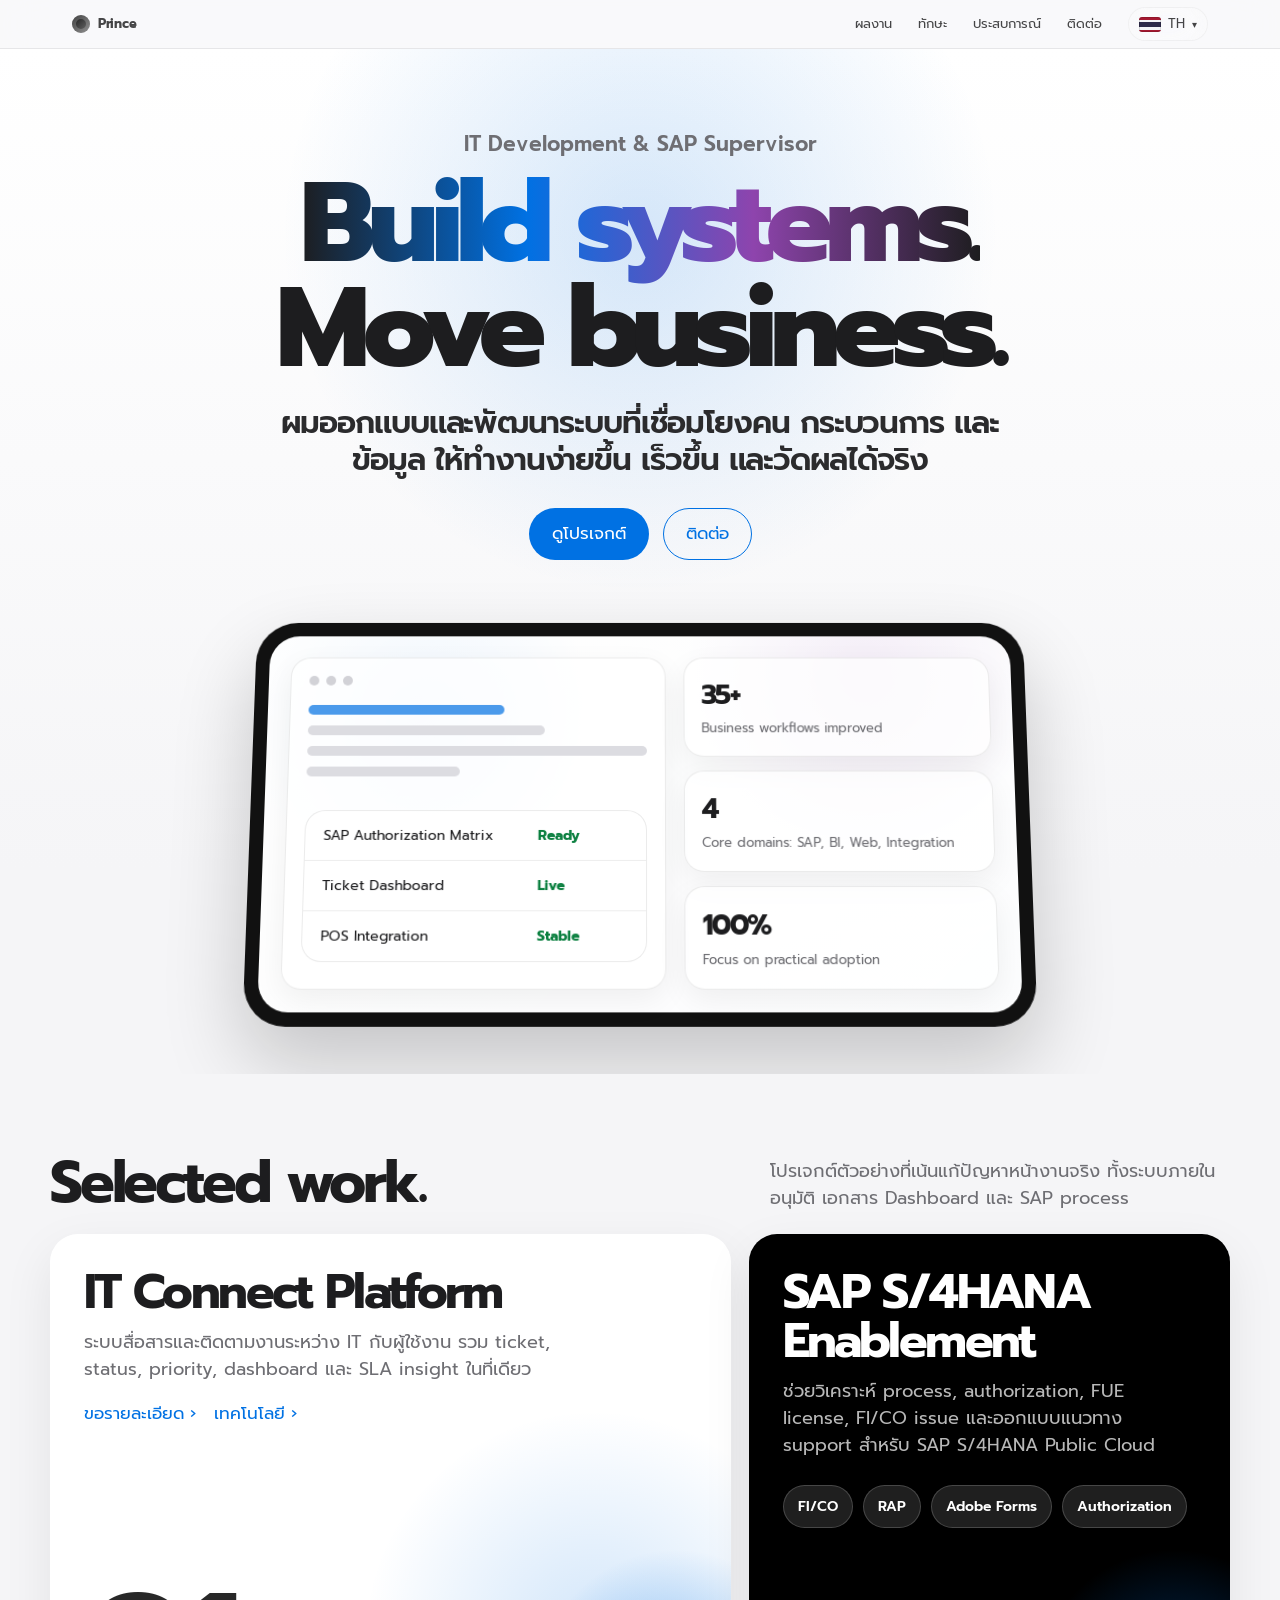
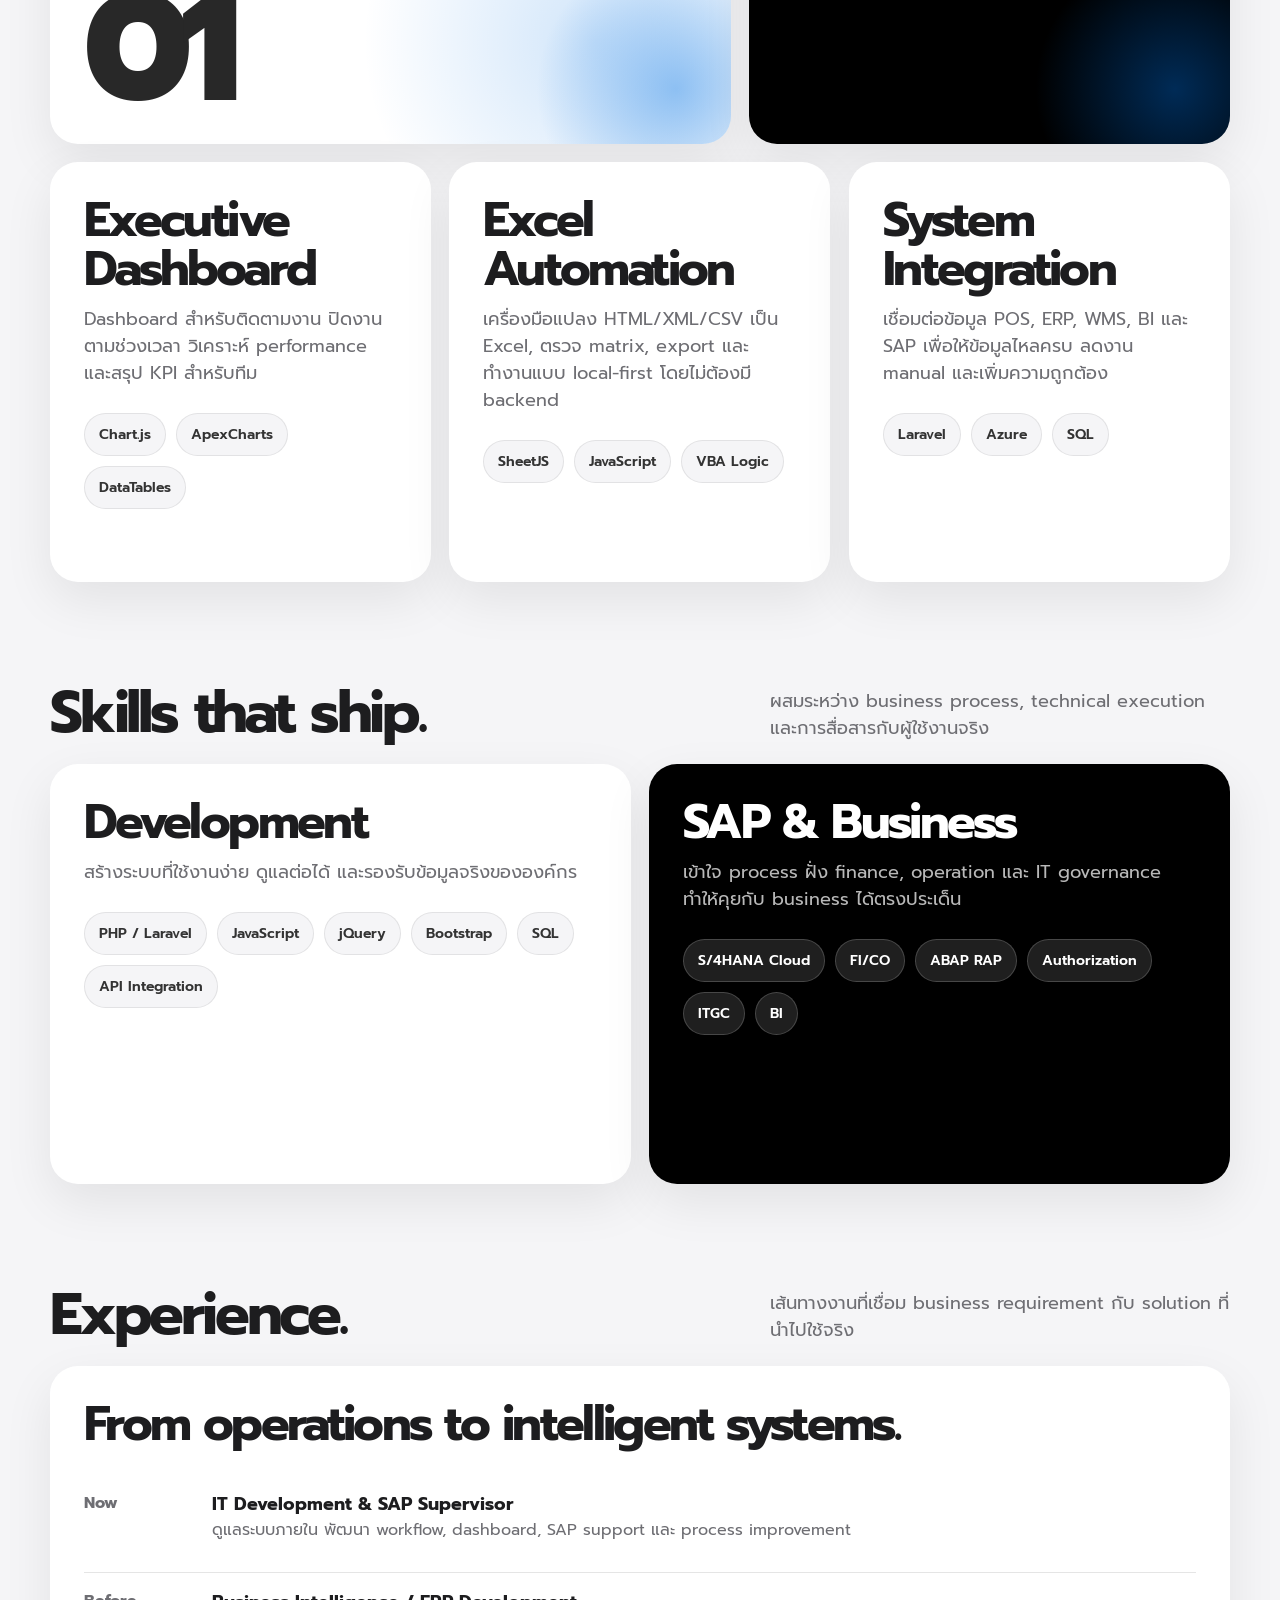
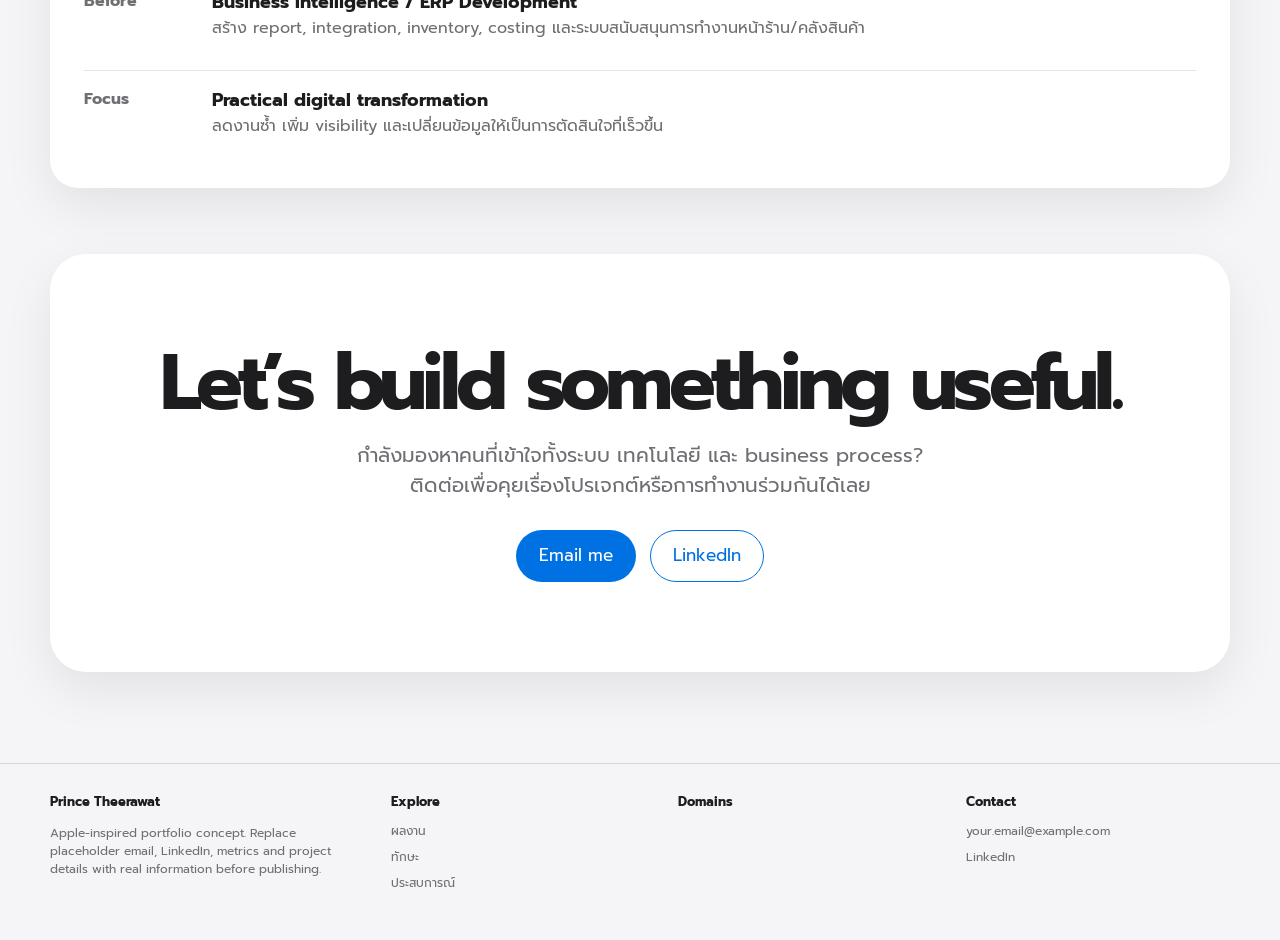
<file: index.html>
<!doctype html>
<html lang="th">

<head>
  <meta charset="utf-8" />
  <meta name="viewport" content="width=device-width, initial-scale=1" />
  <title>Prince Theerawat — Portfolio</title>
  <meta name="description" content="Apple-inspired personal portfolio website for IT Development & SAP Supervisor." />
  <link rel="preconnect" href="https://fonts.googleapis.com">
  <link rel="preconnect" href="https://fonts.gstatic.com" crossorigin>
  <link
    href="https://fonts.googleapis.com/css2?family=Prompt:ital,wght@0,100;0,200;0,300;0,400;0,500;0,600;0,700;0,800;0,900;1,100;1,200;1,300;1,400;1,500;1,600;1,700;1,800;1,900&display=swap"
    rel="stylesheet">
  <link rel="stylesheet" href="./CSS/style.css" />
</head>

<body>
  <header class="topbar">
    <nav class="nav" aria-label="Main navigation">
      <a class="brand" href="#top" aria-label="Home"><span class="brand-mark"></span> Prince</a>
      <button class="menu-button" id="menuButton" aria-label="Open menu">☰</button>
      <div class="nav-links" id="navLinks">
        <a href="#work">ผลงาน</a>
        <a href="#skills">ทักษะ</a>
        <a href="#experience">ประสบการณ์</a>
        <a href="#contact">ติดต่อ</a>
        <div class="language-menu" id="languageMenu">
          <button class="language-button" id="languageButton" type="button" aria-haspopup="true" aria-expanded="false">
            <span class="language-flag flag-icon flag-th" id="languageFlag" aria-hidden="true"></span>
            <span id="languageLabel">TH</span>
            <span class="language-chevron" aria-hidden="true">▾</span>
          </button>
          <div class="language-options" id="languageOptions" role="menu" aria-label="Choose language">
            <button type="button" class="language-option active" data-lang="th" role="menuitem">
              <span class="flag-icon flag-th" aria-hidden="true"></span>
              <span>TH</span>
            </button>
            <button type="button" class="language-option" data-lang="en" role="menuitem">
              <span class="flag-icon flag-us" aria-hidden="true"></span>
              <span>EN</span>
            </button>
          </div>
        </div>
      </div>
    </nav>
  </header>

  <!-- <div class="announcement">
    Portfolio แนว clean, premium, responsive — ออกแบบสำหรับ IT Development, SAP และ Business Systems. <a
      href="#work">ดูผลงาน ›</a>
  </div> -->

  <main id="top">
    <section class="hero" aria-labelledby="hero-title">
      <div class="hero-inner">
        <div class="eyebrow">IT Development & SAP Supervisor</div>
        <h1 id="hero-title"><span class="gradient-text">Build systems.</span><br>Move business.</h1>
        <p class="hero-copy">ผมออกแบบและพัฒนาระบบที่เชื่อมโยงคน กระบวนการ และข้อมูล ให้ทำงานง่ายขึ้น เร็วขึ้น
          และวัดผลได้จริง</p>
        <div class="cta-row">
          <a class="btn btn-primary" href="#work">ดูโปรเจกต์</a>
          <a class="btn btn-secondary" href="#contact">ติดต่อ</a>
        </div>

        <div class="device-stage" aria-hidden="true">
          <div class="device-screen">
            <div class="mini-window">
              <div class="dots"><span></span><span></span><span></span></div>
              <div class="mini-line blue"></div>
              <div class="mini-line w70"></div>
              <div class="mini-line"></div>
              <div class="mini-line w45"></div>
              <div class="mock-table">
                <div class="mock-row"><span>SAP Authorization Matrix</span><span class="status">Ready</span></div>
                <div class="mock-row"><span>Ticket Dashboard</span><span class="status">Live</span></div>
                <div class="mock-row"><span>POS Integration</span><span class="status">Stable</span></div>
              </div>
            </div>
            <div class="mini-grid">
              <div class="mini-card"><strong>35+</strong><span>Business workflows improved</span></div>
              <div class="mini-card"><strong>4</strong><span>Core domains: SAP, BI, Web, Integration</span></div>
              <div class="mini-card"><strong>100%</strong><span>Focus on practical adoption</span></div>
            </div>
          </div>
        </div>
      </div>
    </section>

    <section id="work">
      <div class="section-head">
        <h2>Selected work.</h2>
        <p>โปรเจกต์ตัวอย่างที่เน้นแก้ปัญหาหน้างานจริง ทั้งระบบภายใน อนุมัติ เอกสาร Dashboard และ SAP process</p>
      </div>

      <div class="grid">
        <article class="card span-7 showcase">
          <div>
            <h3>IT Connect Platform</h3>
            <p>ระบบสื่อสารและติดตามงานระหว่าง IT กับผู้ใช้งาน รวม ticket, status, priority, dashboard และ SLA insight
              ในที่เดียว</p>
            <div class="card-links">
              <a href="#contact">ขอรายละเอียด ›</a>
              <a href="#skills">เทคโนโลยี ›</a>
            </div>
          </div>
          <div class="big-number">01</div>
          <div class="orb"></div>
        </article>

        <article class="card span-5 dark">
          <h3>SAP S/4HANA Enablement</h3>
          <p>ช่วยวิเคราะห์ process, authorization, FUE license, FI/CO issue และออกแบบแนวทาง support สำหรับ SAP S/4HANA
            Public Cloud</p>
          <div class="skill-list">
            <span class="pill">FI/CO</span>
            <span class="pill">RAP</span>
            <span class="pill">Adobe Forms</span>
            <span class="pill">Authorization</span>
          </div>
          <div class="orb"></div>
        </article>

        <article class="card span-4">
          <h3>Executive Dashboard</h3>
          <p>Dashboard สำหรับติดตามงาน ปิดงานตามช่วงเวลา วิเคราะห์ performance และสรุป KPI สำหรับทีม</p>
          <div class="skill-list">
            <span class="pill">Chart.js</span>
            <span class="pill">ApexCharts</span>
            <span class="pill">DataTables</span>
          </div>
        </article>

        <article class="card span-4">
          <h3>Excel Automation</h3>
          <p>เครื่องมือแปลง HTML/XML/CSV เป็น Excel, ตรวจ matrix, export และทำงานแบบ local-first โดยไม่ต้องมี backend
          </p>
          <div class="skill-list">
            <span class="pill">SheetJS</span>
            <span class="pill">JavaScript</span>
            <span class="pill">VBA Logic</span>
          </div>
        </article>

        <article class="card span-4">
          <h3>System Integration</h3>
          <p>เชื่อมต่อข้อมูล POS, ERP, WMS, BI และ SAP เพื่อให้ข้อมูลไหลครบ ลดงาน manual และเพิ่มความถูกต้อง</p>
          <div class="skill-list">
            <span class="pill">Laravel</span>
            <span class="pill">Azure</span>
            <span class="pill">SQL</span>
          </div>
        </article>
      </div>
    </section>

    <section id="skills">
      <div class="section-head">
        <h2>Skills that ship.</h2>
        <p>ผสมระหว่าง business process, technical execution และการสื่อสารกับผู้ใช้งานจริง</p>
      </div>

      <div class="grid">
        <article class="card span-6">
          <h3>Development</h3>
          <p>สร้างระบบที่ใช้งานง่าย ดูแลต่อได้ และรองรับข้อมูลจริงขององค์กร</p>
          <div class="skill-list">
            <span class="pill">PHP / Laravel</span>
            <span class="pill">JavaScript</span>
            <span class="pill">jQuery</span>
            <span class="pill">Bootstrap</span>
            <span class="pill">SQL</span>
            <span class="pill">API Integration</span>
          </div>
        </article>

        <article class="card span-6 dark">
          <h3>SAP & Business</h3>
          <p>เข้าใจ process ฝั่ง finance, operation และ IT governance ทำให้คุยกับ business ได้ตรงประเด็น</p>
          <div class="skill-list">
            <span class="pill">S/4HANA Cloud</span>
            <span class="pill">FI/CO</span>
            <span class="pill">ABAP RAP</span>
            <span class="pill">Authorization</span>
            <span class="pill">ITGC</span>
            <span class="pill">BI</span>
          </div>
        </article>
      </div>
    </section>

    <section id="experience">
      <div class="section-head">
        <h2>Experience.</h2>
        <p>เส้นทางงานที่เชื่อม business requirement กับ solution ที่นำไปใช้จริง</p>
      </div>

      <div class="grid">
        <article class="card span-12">
          <h3>From operations to intelligent systems.</h3>
          <div class="timeline">
            <div class="timeline-item">
              <div class="year">Now</div>
              <div><strong>IT Development & SAP Supervisor</strong><span>ดูแลระบบภายใน พัฒนา workflow, dashboard, SAP
                  support และ process improvement</span></div>
            </div>
            <div class="timeline-item">
              <div class="year">Before</div>
              <div><strong>Business Intelligence / ERP Development</strong><span>สร้าง report, integration, inventory,
                  costing และระบบสนับสนุนการทำงานหน้าร้าน/คลังสินค้า</span></div>
            </div>
            <div class="timeline-item">
              <div class="year">Focus</div>
              <div><strong>Practical digital transformation</strong><span>ลดงานซ้ำ เพิ่ม visibility
                  และเปลี่ยนข้อมูลให้เป็นการตัดสินใจที่เร็วขึ้น</span></div>
            </div>
          </div>
        </article>
      </div>
    </section>

    <section id="contact">
      <div class="contact">
        <h2>Let’s build something useful.</h2>
        <p>กำลังมองหาคนที่เข้าใจทั้งระบบ เทคโนโลยี และ business process?
          ติดต่อเพื่อคุยเรื่องโปรเจกต์หรือการทำงานร่วมกันได้เลย</p>
        <div class="cta-row">
          <a class="btn btn-primary" href="mailto:your.email@example.com">Email me</a>
          <a class="btn btn-secondary" href="https://www.linkedin.com/" target="_blank" rel="noreferrer">LinkedIn</a>
        </div>
      </div>
    </section>
  </main>

  <footer>
    <div class="footer-inner">
      <div>
        <h4>Prince Theerawat</h4>
        <p>Apple-inspired portfolio concept. Replace placeholder email, LinkedIn, metrics and project details with real
          information before publishing.</p>
      </div>
      <div>
        <h4>Explore</h4>
        <a href="#work">ผลงาน</a>
        <a href="#skills">ทักษะ</a>
        <a href="#experience">ประสบการณ์</a>
      </div>
      <div>
        <h4>Domains</h4>
        <a href="#">SAP</a>
        <a href="#">Web Apps</a>
        <a href="#">BI Dashboard</a>
      </div>
      <div>
        <h4>Contact</h4>
        <a href="mailto:your.email@example.com">your.email@example.com</a>
        <a href="https://www.linkedin.com/" target="_blank" rel="noreferrer">LinkedIn</a>
      </div>
    </div>
  </footer>

  <script src="./JS/script.js"></script>
</body>

</html>
</file>
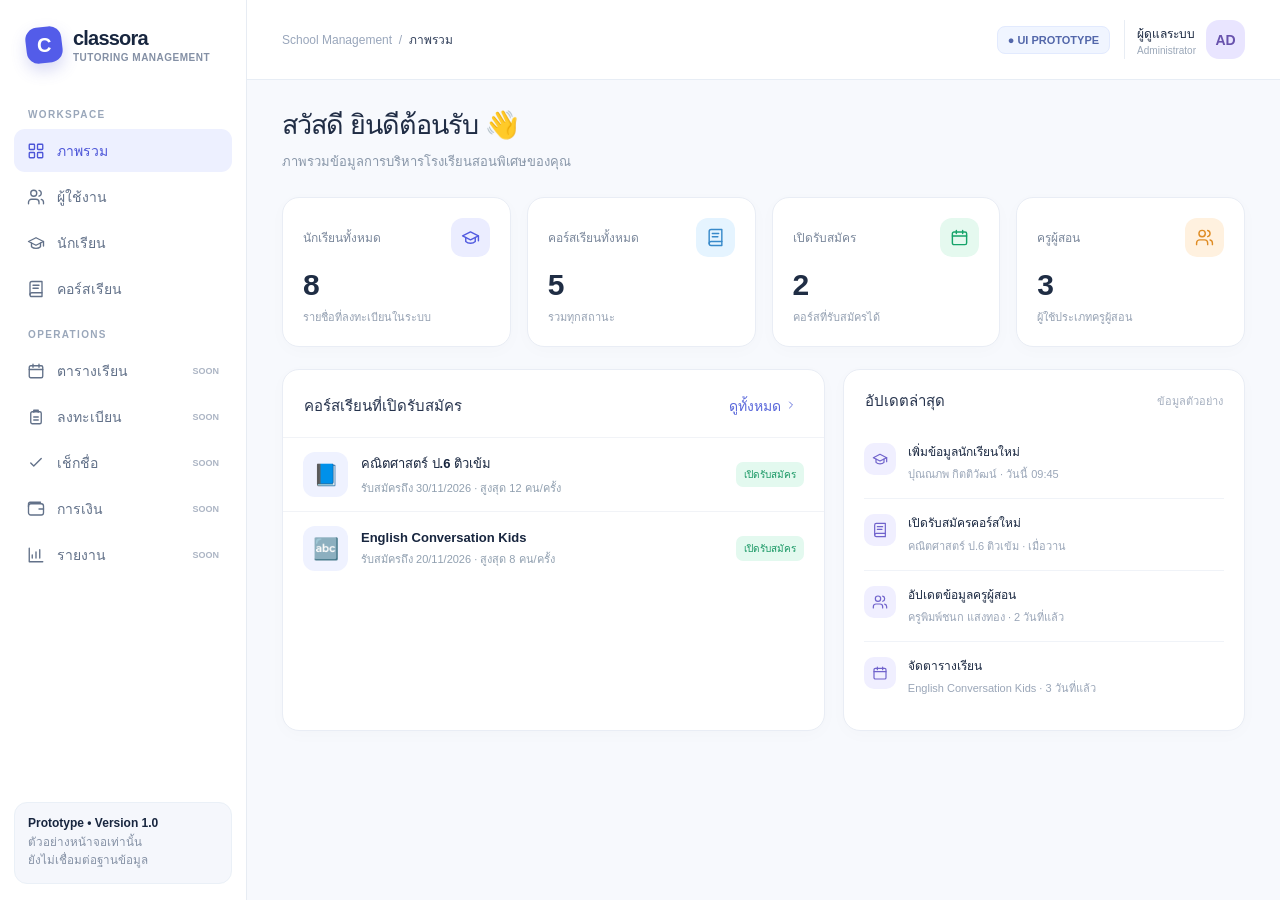
<file: classora/index.html>
<!doctype html>
<html lang="th">
<head>
<meta charset="utf-8"><meta name="viewport" content="width=device-width,initial-scale=1,viewport-fit=cover"><title>Classora — Tutoring School UI Prototype</title>
<style>
:root{font-family:Inter,-apple-system,BlinkMacSystemFont,"Segoe UI",Tahoma,sans-serif;color:#18263f;background:#edf2f8;font-size:14px;font-synthesis:none}*{box-sizing:border-box}body{margin:0}button,input,select,textarea{font:inherit}button{cursor:pointer}button:disabled{cursor:not-allowed}button:focus-visible,input:focus-visible,textarea:focus-visible,select:focus-visible{outline:3px solid #b0c0ff;outline-offset:2px}.app{display:flex;min-height:100vh;max-width:1700px;margin:auto;background:#f7f9fd}.sidebar{width:247px;flex:0 0 247px;position:sticky;top:0;height:100vh;background:#fff;border-right:1px solid #e7ecf3;display:flex;flex-direction:column;padding:25px 14px 16px;z-index:10}.logo{display:flex;align-items:center;gap:11px;padding:2px 12px 30px;font-size:20px;letter-spacing:-.8px;font-weight:850}.logo-symbol{height:36px;width:36px;display:grid;place-items:center;background:#535ce9;color:white;border-radius:12px;font-weight:850;transform:rotate(-7deg);box-shadow:0 7px 16px #5059d03b}.logo-symbol>span{transform:rotate(7deg)}.brand-sub{font-size:10px;color:#8490a5;font-weight:650;letter-spacing:.5px;margin-top:2px}.nav-caption{font-size:10px;letter-spacing:1.35px;text-transform:uppercase;color:#9aa7ba;font-weight:800;padding:16px 14px 9px}.navbtn{display:flex;align-items:center;gap:12px;width:100%;height:43px;padding:0 13px;border:0;background:transparent;border-radius:11px;color:#627189;text-align:left;margin-bottom:3px;font-weight:630;transition:background .16s,color .16s}.navbtn:hover{background:#f2f5fd;color:#505cce}.navbtn.active{background:#edf0ff;color:#4c55d8;font-weight:800}.navbtn svg{flex:none}.navbtn .soon{margin-left:auto;font-size:9px;color:#acb5c4}.sidebar-foot{margin-top:auto;padding:13px;background:#f5f7fc;border:1px solid #eaf0f7;border-radius:13px}.sidebar-foot strong{display:block;font-size:12px}.sidebar-foot small{display:block;color:#8490a4;line-height:1.6;margin-top:3px}.main{flex:1;min-width:0}.topbar{height:80px;background:#fff;border-bottom:1px solid #e7edf5;display:flex;align-items:center;justify-content:space-between;padding:0 35px;gap:15px}.crumb{font-size:12px;color:#99a6bb}.crumb strong{color:#313f5a}.top-actions{display:flex;align-items:center;gap:14px}.preview-tag{background:#f0f5ff;color:#5367aa;border:1px solid #e2eafe;padding:7px 10px;border-radius:8px;font-size:11px;font-weight:760}.profile{height:39px;width:39px;border-radius:13px;background:#e9e5ff;color:#6852ad;display:grid;place-items:center;font-weight:850}.avatar-header{display:flex;align-items:center;gap:10px;padding-left:12px;border-left:1px solid #e8edf4}.avatar-header small{display:block;color:#9aa7b8;margin-top:2px}.content{padding:29px 35px 55px;max-width:1450px;margin:auto}.page-head{display:flex;align-items:flex-start;justify-content:space-between;gap:12px;margin-bottom:25px}.page-head h1{font-size:27px;letter-spacing:-.95px;line-height:1.25;margin:0 0 8px;color:#202d45}.subtitle{margin:0;color:#8896a8;font-size:13px;line-height:1.65}.primary{display:inline-flex;gap:8px;align-items:center;justify-content:center;border:0;background:#525ce5;color:white;padding:11px 16px;border-radius:10px;font-weight:750;box-shadow:0 5px 13px #525ce529;white-space:nowrap;min-height:40px}.primary:hover{background:#434bd0}.secondary{display:inline-flex;align-items:center;justify-content:center;gap:7px;border:1px solid #e1e6ef;border-radius:10px;background:#fff;color:#54637a;padding:10px 14px;font-weight:750;white-space:nowrap;min-height:40px}.secondary:hover{background:#f7f9fc}.iconbtn{width:34px;height:34px;border:1px solid #e8edf4;border-radius:9px;background:white;display:inline-grid;place-items:center;color:#71809a}.iconbtn:hover{background:#f0f3ff;color:#505adb}.stats{display:grid;grid-template-columns:repeat(4,minmax(0,1fr));gap:16px;margin-bottom:22px}.stat{background:#fff;border:1px solid #e9edf5;padding:20px;border-radius:17px;box-shadow:0 4px 18px #27334b05;min-width:0}.stat-top{display:flex;justify-content:space-between;align-items:center;gap:6px;color:#79869a;font-size:12px;font-weight:650}.stat-icon{height:39px;width:39px;border-radius:12px;display:grid;place-items:center;background:#ebedff;color:#525be0}.stat-icon.green{background:#e5f9ef;color:#16a36a}.stat-icon.orange{background:#fff1df;color:#df8c24}.stat-icon.blue{background:#e5f4ff;color:#388aca}.stat-val{font-size:30px;font-weight:850;letter-spacing:-1px;margin:11px 0 6px;color:#1f2d44}.stat-foot{font-size:11px;color:#96a2b3}.stat-foot b{color:#2aa875;font-weight:750}.twocol{display:grid;grid-template-columns:1.35fr 1fr;gap:18px}.panel{background:white;border:1px solid #e9edf5;border-radius:17px;box-shadow:0 4px 18px #27334b05;min-width:0}.panel-head{display:flex;justify-content:space-between;align-items:center;gap:10px;padding:19px 21px 14px}.panel-head h2{font-size:15px;margin:0;color:#26334d}.smalllink{border:0;background:none;color:#5967da;font-weight:750;padding:6px}.course-mini{display:flex;align-items:center;gap:13px;padding:14px 20px;border-top:1px solid #f1f3f7}.course-emoji{height:45px;width:45px;display:grid;place-items:center;border-radius:12px;background:#eff2ff;font-size:21px;flex:none}.cm-data{min-width:0;flex:1}.cm-data strong{font-size:13px;display:block;white-space:nowrap;overflow:hidden;text-overflow:ellipsis}.cm-data small{font-size:11px;color:#91a0b0;display:block;margin-top:5px}.pill{display:inline-flex;align-items:center;gap:5px;padding:5px 8px;border-radius:7px;font-size:10px;font-weight:800;white-space:nowrap}.pill.open{background:#e3f9ef;color:#1a9865}.pill.run{background:#e9edff;color:#5965d5}.pill.upcoming{background:#fff2e1;color:#b98128}.pill.closed{background:#f1f3f7;color:#8290a3}.activity{padding:1px 20px 18px}.activity-row{display:flex;gap:12px;padding:15px 0;border-bottom:1px solid #f0f3f8}.activity-row:last-child{border:0}.dot{height:32px;width:32px;flex:none;border-radius:10px;background:#f0efff;color:#7063cc;display:grid;place-items:center}.activity-row strong{display:block;font-size:12px;line-height:1.6}.activity-row small{display:block;color:#9aa6b8;font-size:11px;margin-top:3px}.toolbar{display:flex;align-items:center;gap:12px;padding:17px 19px;border-bottom:1px solid #edf1f7;flex-wrap:wrap}.searchbox{position:relative;max-width:375px;flex:1;min-width:200px}.searchbox svg{position:absolute;top:50%;left:13px;transform:translateY(-50%);color:#a2adbe}.searchbox input{width:100%;border:1px solid #e4eaf2;background:#fbfcff;border-radius:10px;padding:11px 13px 11px 40px;outline:none;color:#2d3b55}.searchbox input:focus{border-color:#8c95ed;background:white}.select{border:1px solid #e4eaf2;background:white;border-radius:10px;padding:10px 12px;min-height:40px;color:#5c6980}.count{margin-left:auto;font-size:12px;color:#9aa7b7}.table-scroller{overflow-x:auto}.data-table{width:100%;border-collapse:collapse;min-width:760px;text-align:left}.data-table th{padding:13px 19px;font-size:11px;font-weight:800;letter-spacing:.3px;color:#9aa6b8;background:#fafbfe;border-bottom:1px solid #eef1f6;white-space:nowrap}.data-table td{padding:14px 19px;border-bottom:1px solid #f0f2f7;color:#586782;font-size:12px;vertical-align:middle}.data-table tr:last-child td{border:0}.data-table tr:hover td{background:#fdfdff}.person{display:flex;gap:11px;align-items:center;min-width:170px}.person strong{display:block;color:#26344f;line-height:1.5}.person small{display:block;color:#9aa7b8;margin-top:2px}.mini-avatar{height:37px;width:37px;flex:none;display:grid;place-items:center;border-radius:11px;background:#e7eafe;color:#5560bf;font-weight:850;font-size:12px;object-fit:cover}.person[data-tone="1"] .mini-avatar{background:#ffeddf;color:#c7894b}.person[data-tone="2"] .mini-avatar{background:#e0f7ef;color:#369374}.person[data-tone="3"] .mini-avatar{background:#f2e7ff;color:#945ac0}.hint{color:#a6b1c0}.course-grid{display:grid;grid-template-columns:repeat(3,minmax(0,1fr));gap:16px;margin-top:20px}.course-card{background:#fff;border:1px solid #e8edf5;border-radius:17px;padding:19px;box-shadow:0 4px 18px #27334b05;min-width:0}.course-icon{height:48px;width:48px;border-radius:13px;background:#eff1ff;display:grid;place-items:center;font-size:25px}.course-title{font-size:16px;font-weight:850;margin:16px 0 6px;white-space:nowrap;overflow:hidden;text-overflow:ellipsis}.course-description{font-size:12px;color:#8d9aac;line-height:1.65;min-height:40px;display:-webkit-box;-webkit-line-clamp:2;-webkit-box-orient:vertical;overflow:hidden}.course-info{display:grid;grid-template-columns:1fr 1fr;gap:12px;border-top:1px solid #eef1f6;margin-top:13px;padding:15px 0}.course-info small{display:block;color:#9aa6b6;margin-bottom:5px;font-size:10px}.course-info strong{display:block;color:#465570;font-size:12px;line-height:1.4}.course-card-foot{display:flex;justify-content:space-between;align-items:center;gap:7px}.top-course{display:flex;justify-content:space-between;align-items:center}.empty{text-align:center;padding:50px 20px;color:#9aa6b8}.empty b{display:block;color:#384660;margin-top:10px}.coming{max-width:530px;margin:30px auto;text-align:center;padding:45px 25px}.coming .big{font-size:45px}.coming h2{color:#23334e}.coming p{line-height:1.8;color:#8794a6}.bottomnav{display:none}.hamburger{display:none}.scrim{display:none}.modal-shade{position:fixed;inset:0;background:#19264489;backdrop-filter:blur(4px);z-index:30;display:flex;align-items:center;justify-content:center;padding:16px}.modal{background:white;border-radius:18px;width:min(720px,100%);max-height:min(91vh,850px);display:flex;flex-direction:column;box-shadow:0 25px 75px #1d2a4250;overflow:hidden}.modalhead{display:flex;align-items:center;justify-content:space-between;padding:19px 23px;border-bottom:1px solid #edf1f5}.modalhead h2{margin:0;font-size:18px}.modalhead p{margin:5px 0 0;font-size:11px;color:#9ba7b7}.modalbody{padding:21px 23px;overflow-y:auto}.modalfoot{display:flex;justify-content:flex-end;gap:10px;border-top:1px solid #edf1f5;padding:15px 23px;background:white}.formgrid{display:grid;grid-template-columns:repeat(2,minmax(0,1fr));gap:15px}.field.full{grid-column:1/-1}.field label{font-size:12px;font-weight:700;color:#46546e;display:block;margin-bottom:7px}.field label em{color:#ec647a;font-style:normal}.field input,.field textarea,.field select{width:100%;border:1px solid #e3e9f2;border-radius:9px;background:#fcfdff;color:#2e3e59;padding:11px 12px;outline:0;min-height:42px}.field textarea{resize:vertical;min-height:86px}.field input:focus,.field textarea:focus,.field select:focus{border-color:#8f9afb;background:#fff}.sectiontag{font-size:12px;font-weight:850;color:#5c65d9;display:flex;align-items:center;gap:7px;grid-column:1/-1;margin-top:5px}.photo-row{display:flex;gap:13px;align-items:center;padding:9px 0 6px}.photo-preview{height:59px;width:59px;border-radius:17px;background:#e9ecff;color:#636bd7;display:grid;place-items:center;font-weight:850;overflow:hidden}.photo-preview img{width:100%;height:100%;object-fit:cover}.photo-row small{display:block;color:#96a3b4;margin-top:5px}.photo-row input{max-width:100%;font-size:11px}.toast{position:fixed;bottom:25px;right:25px;background:#28384f;color:#fff;border-radius:11px;padding:13px 18px;z-index:60;box-shadow:0 11px 30px #1e2b4b33;font-weight:600}.mobile-only{display:none}@media(max-width:1220px){.course-grid{grid-template-columns:repeat(2,minmax(0,1fr))}.content{padding:25px}.topbar{padding:0 25px}.stats{gap:12px}.stat{padding:16px}}@media(max-width:980px){.sidebar{width:76px;flex-basis:76px;padding:22px 9px}.logo{padding:0 9px 25px}.brand-text,.nav-caption,.navbtn span,.navbtn .soon,.sidebar-foot{display:none!important}.navbtn{justify-content:center;padding:0}.twocol{grid-template-columns:1fr}.stats{grid-template-columns:repeat(2,minmax(0,1fr))}.course-grid{grid-template-columns:repeat(2,minmax(0,1fr))}}@media(max-width:680px){.app{display:block}.sidebar{position:fixed;left:0;top:0;height:100dvh;width:248px;transform:translateX(-110%);transition:transform .22s;padding:25px 14px 16px;box-shadow:10px 0 40px #24334d15;z-index:25}.sidebar.open{transform:translateX(0)}.sidebar .brand-text,.sidebar .nav-caption,.sidebar .navbtn span,.sidebar .navbtn .soon,.sidebar .sidebar-foot{display:block!important}.sidebar .navbtn{justify-content:flex-start;padding:0 13px}.sidebar .logo{padding:2px 12px 30px}.scrim.open{display:block;position:fixed;inset:0;background:#14253e75;z-index:24}.hamburger{display:inline-grid;place-items:center;border:0;background:transparent;color:#41516b;padding:6px}.topbar{height:63px;padding:0 16px}.top-actions{gap:8px}.avatar-header{padding-left:0;border:0}.avatar-header .header-name{display:none}.preview-tag{font-size:9px;padding:6px 7px}.content{padding:20px 16px 90px}.page-head{align-items:flex-start;margin-bottom:18px}.page-head h1{font-size:23px}.page-head .primary{padding:10px 11px;font-size:12px}.page-head .primary .button-text{display:none}.stats{gap:10px}.stat{padding:15px}.stat-val{font-size:26px}.stat-icon{height:34px;width:34px}.stat-top{font-size:11px}.twocol{grid-template-columns:1fr}.course-grid{grid-template-columns:1fr}.toolbar{padding:14px;gap:9px}.searchbox{min-width:100%;max-width:100%}.count{margin-left:0}.table-scroller{overflow:visible}.data-table{min-width:0;display:block}.data-table thead{display:none}.data-table tbody{display:grid;gap:9px;padding:12px}.data-table tr{display:grid;grid-template-columns:1fr 1fr;background:#fff;border:1px solid #e8edf4;border-radius:12px;padding:12px;gap:10px}.data-table td{display:block;border:0!important;padding:0;color:#67758a;min-width:0;overflow-wrap:anywhere}.data-table td:first-child{grid-column:1/-1}.data-table td:last-child{display:flex;justify-content:flex-end;grid-column:1/-1;border-top:1px solid #edf1f6!important;padding-top:7px}.data-table td:not(:first-child):not(:last-child)::before{content:attr(data-label);display:block;color:#a2adbd;font-size:10px;font-weight:750;margin-bottom:3px}.data-table tr:hover td{background:none}.person strong{font-size:13px}.panel-head{padding:17px}.modal-shade{padding:0;align-items:flex-end}.modal{width:100%;max-height:94dvh;border-radius:19px 19px 0 0}.modalbody{padding:17px 17px 26px}.modalhead,.modalfoot{padding:16px 17px}.formgrid{gap:13px}.bottomnav{display:flex;position:fixed;bottom:0;left:0;right:0;background:#fff;border-top:1px solid #e6ecf5;z-index:20;height:calc(66px + env(safe-area-inset-bottom));padding-bottom:env(safe-area-inset-bottom);justify-content:space-around;box-shadow:0 -6px 25px #1d27410a}.bn{display:flex;flex-direction:column;gap:3px;align-items:center;justify-content:center;border:0;background:none;color:#97a4b6;min-width:62px;font-size:10px;font-weight:750}.bn.active{color:#535fe0}.mobile-only{display:block}}@media(max-width:430px){.formgrid{grid-template-columns:1fr}.field.full,.sectiontag{grid-column:1}.page-head .primary{height:39px;min-width:40px}.crumb{font-size:11px}.subtitle{font-size:12px}.course-card{padding:16px}}@media(orientation:landscape) and (max-height:540px) and (max-width:900px){.topbar{height:49px}.bottomnav{display:none}.content{padding-bottom:25px}.modal-shade{align-items:center;padding:9px}.modal{max-height:97dvh;border-radius:14px}.modalbody{padding:12px 17px}.modalhead,.modalfoot{padding:10px 17px}.formgrid{grid-template-columns:1fr 1fr}}
</style>
</head>
<body>
<div class="app" id="app"></div><div id="overlays"></div>
<script>
(()=>{
const $=s=>document.querySelector(s);
const icons={grid:'<rect x="3" y="3" width="7" height="7" rx="1"/><rect x="14" y="3" width="7" height="7" rx="1"/><rect x="3" y="14" width="7" height="7" rx="1"/><rect x="14" y="14" width="7" height="7" rx="1"/>',users:'<path d="M16 21v-2a4 4 0 0 0-4-4H6a4 4 0 0 0-4 4v2"/><circle cx="9" cy="7" r="4"/><path d="M22 21v-2a4 4 0 0 0-3-3.87M16 3.13a4 4 0 0 1 0 7.75"/>',student:'<path d="m2 10 10-5 10 5-10 5-10-5Z"/><path d="M6 12v5c3 3 9 3 12 0v-5M22 10v6"/>',course:'<path d="M4 19.5A2.5 2.5 0 0 1 6.5 17H20"/><path d="M6.5 2H20v20H6.5A2.5 2.5 0 0 1 4 19.5v-15A2.5 2.5 0 0 1 6.5 2Z"/><path d="M8 7h8M8 11h7"/>',calendar:'<rect x="3" y="5" width="18" height="16" rx="2"/><path d="M16 3v4M8 3v4M3 10h18"/>',clipboard:'<rect x="5" y="5" width="14" height="16" rx="2"/><path d="M9 5.5V3h6v2.5M9 12h6M9 16h6"/>',wallet:'<rect x="2" y="5" width="20" height="15" rx="3"/><path d="M16 12h6M2 9V5a2 2 0 0 1 2-2h14"/>',chart:'<path d="M3 3v18h18M7 16v-4M12 16V8M17 16V5"/>',settings:'<circle cx="12" cy="12" r="3"/><path d="M19.4 15a1.7 1.7 0 0 0 .34 1.88l-1.8 1.8a1.7 1.7 0 0 0-1.88-.34l-1.2.5a1.7 1.7 0 0 0-1.04 1.57H10.2a1.7 1.7 0 0 0-1.04-1.57l-1.2-.5a1.7 1.7 0 0 0-1.88.34l-1.8-1.8A1.7 1.7 0 0 0 4.62 15l-.5-1.2a1.7 1.7 0 0 0-1.57-1.04V10.2a1.7 1.7 0 0 0 1.57-1.04l.5-1.2a1.7 1.7 0 0 0-.34-1.88l1.8-1.8a1.7 1.7 0 0 0 1.88.34l1.2-.5a1.7 1.7 0 0 0 1.04-1.57h3.6a1.7 1.7 0 0 0 1.04 1.57l1.2.5a1.7 1.7 0 0 0 1.88-.34l1.8 1.8a1.7 1.7 0 0 0-.34 1.88l.5 1.2a1.7 1.7 0 0 0 1.57 1.04v2.56a1.7 1.7 0 0 0-1.57 1.04z"/>',search:'<circle cx="11" cy="11" r="7"/><path d="m20 20-4-4"/>',plus:'<path d="M12 5v14M5 12h14"/>',edit:'<path d="M12 20h9M16 4l4 4-11 11-5 1 1-5L16 4Z"/>',menu:'<path d="M4 6h16M4 12h16M4 18h16"/>',close:'<path d="M5 5l14 14M19 5 5 19"/>',arrow:'<path d="m9 18 6-6-6-6"/>',clock:'<circle cx="12" cy="12" r="9"/><path d="M12 7v5l3 2"/>',check:'<path d="m5 12 4 4L19 6"/>'};
function ic(n,size=18){return `<svg width="${size}" height="${size}" viewBox="0 0 24 24" fill="none" stroke="currentColor" stroke-width="1.8" stroke-linecap="round" stroke-linejoin="round" aria-hidden="true">${icons[n]||icons.grid}</svg>`}
function escapeHTML(s){return String(s??'').replace(/[&<>"']/g,c=>({'&':'&amp;','<':'&lt;','>':'&gt;','"':'&quot;',"'":'&#39;'}[c]))}
const demo={users:[{id:1,name:'ณัฐธิดา วงศ์วัฒนา',email:'admin@classora.ac.th',role:'ผู้ดูแลระบบ',phone:'081-234-5678',status:'ใช้งาน'},{id:2,name:'ครูพิมพ์ชนก แสงทอง',email:'pim@classora.ac.th',role:'ครูผู้สอน',phone:'089-222-4567',status:'ใช้งาน'},{id:3,name:'ครูวิศรุต ใจดี',email:'wis@classora.ac.th',role:'ครูผู้สอน',phone:'082-123-8888',status:'ใช้งาน'},{id:4,name:'กมลชนก พรหมรักษ์',email:'staff@classora.ac.th',role:'เจ้าหน้าที่',phone:'093-445-6688',status:'ใช้งาน'},{id:5,name:'ธนกร มั่นคง',email:'ton@classora.ac.th',role:'ครูผู้สอน',phone:'086-334-2111',status:'ระงับ'}],students:[{id:1,first:'ปุณณภพ',last:'กิตติวัฒน์',nickname:'ปุณณ์',contact:'คุณแม่ส้ม',phone1:'081-765-2345',phone2:'',line:'som_mom',dob:'2013-07-16',note:'แพ้ฝุ่น',photo:''},{id:2,first:'พิมพ์ลดา',last:'แสงสว่าง',nickname:'มิ้นท์',contact:'คุณพ่อนัท',phone1:'089-654-7832',phone2:'091-200-4421',line:'nutt_father',dob:'2012-02-12',note:'',photo:''},{id:3,first:'ธนภัทร',last:'วัฒนกุล',nickname:'ต้า',contact:'คุณแม่แนน',phone1:'081-598-1123',phone2:'',line:'nan.p',dob:'2014-11-03',note:'',photo:''},{id:4,first:'ณิชาภัทร',last:'ชูเกียรติ',nickname:'มะปราง',contact:'คุณยายอ้อย',phone1:'092-781-3333',phone2:'',line:'oyloves',dob:'2015-04-28',note:'ต้องการเรียนเสาร์เท่านั้น',photo:''},{id:5,first:'กิตติภพ',last:'สุขใจ',nickname:'บอส',contact:'คุณแม่แป้ง',phone1:'086-414-7766',phone2:'',line:'paeng_k',dob:'2011-12-09',note:'',photo:''},{id:6,first:'ปาริฉัตร',last:'ดวงแก้ว',nickname:'ฟ้า',contact:'คุณพ่อบอย',phone1:'095-321-0024',phone2:'',line:'boydad',dob:'2013-08-18',note:'',photo:''},{id:7,first:'ณัฐวุฒิ',last:'รุ่งเรือง',nickname:'วิน',contact:'คุณแม่ตาล',phone1:'084-591-0099',phone2:'',line:'tanwin',dob:'2012-09-20',note:'',photo:''},{id:8,first:'ชนิสรา',last:'เลิศอนันต์',nickname:'ไอซ์',contact:'คุณพ่อหนึ่ง',phone1:'087-987-1900',phone2:'',line:'nueng_77',dob:'2014-05-30',note:'',photo:''}],courses:[{id:1,name:'คณิตศาสตร์ ป.6 ติวเข้ม',description:'เตรียมสอบเข้า ม.1 พร้อมตะลุยโจทย์และทบทวนพื้นฐาน',regStart:'2026-10-01',regEnd:'2026-11-30',start:'2026-12-05',end:'2027-02-28',capacity:12,type:'กลุ่ม',sessions:20},{id:2,name:'English Conversation Kids',description:'ฝึกทักษะฟัง พูด และความมั่นใจในการใช้ภาษาอังกฤษ',regStart:'2026-10-10',regEnd:'2026-11-20',start:'2026-11-21',end:'2027-01-30',capacity:8,type:'กลุ่ม',sessions:12},{id:3,name:'วิทยาศาสตร์ ม.ต้น',description:'ฟิสิกส์ เคมี ชีววิทยา สำหรับนักเรียนชั้น ม.1–3',regStart:'2026-10-01',regEnd:'2026-10-26',start:'2026-10-28',end:'2027-01-30',capacity:15,type:'กลุ่ม',sessions:16},{id:4,name:'ภาษาไทย อ่าน–เขียน',description:'เพิ่มทักษะการอ่านและการเขียนสำหรับนักเรียนประถม',regStart:'2026-11-15',regEnd:'2026-12-15',start:'2027-01-03',end:'2027-03-30',capacity:10,type:'กลุ่ม',sessions:10},{id:5,name:'คณิตศาสตร์ตัวต่อตัว',description:'เนื้อหาเฉพาะบุคคลตามจุดที่ต้องการพัฒนา',regStart:'2026-10-01',regEnd:'2026-12-15',start:'2026-10-15',end:'2027-03-31',capacity:1,type:'ตัวต่อตัว',sessions:8}]};
let state={page:'dashboard',search:'',filter:'all',drawer:false,editing:null,kind:null,photo:''};const menus=[['dashboard','grid','ภาพรวม'],['users','users','ผู้ใช้งาน'],['students','student','นักเรียน'],['courses','course','คอร์สเรียน'],['schedule','calendar','ตารางเรียน'],['enrollment','clipboard','ลงทะเบียน'],['attendance','check','เช็กชื่อ'],['payments','wallet','การเงิน'],['reports','chart','รายงาน']];const labels={dashboard:'ภาพรวม',users:'ผู้ใช้งาน',students:'นักเรียน',courses:'คอร์สเรียน',schedule:'ตารางเรียน',enrollment:'ลงทะเบียน',attendance:'เช็กชื่อ',payments:'การเงิน',reports:'รายงาน',settings:'ตั้งค่าระบบ'};
function head(title,subtitle,actionText='',action=''){return `<div class="page-head"><div><h1>${title}</h1><p class="subtitle">${subtitle}</p></div>${actionText?`<button class="primary" data-action="add" data-kind="${action}">${ic('plus',16)}<span class="button-text">${actionText}</span></button>`:''}</div>`}
function pill(label){let c=label==='เปิดรับสมัคร'||label==='ใช้งาน'?'open':label==='กำลังเรียน'?'run':label==='เตรียมเปิด'?'upcoming':'closed';return `<span class="pill ${c}">${escapeHTML(label)}</span>`}
function courseStatus(c){const today='2026-11-01';if(c.start<=today&&c.end>=today)return 'กำลังเรียน';if(c.regStart>today)return 'เตรียมเปิด';if(c.regStart<=today&&c.regEnd>=today)return 'เปิดรับสมัคร';return 'ปิดรับสมัคร'}
function dateTH(s){if(!s)return '—';const p=s.split('-');return p.length===3?`${p[2]}/${p[1]}/${p[0]}`:escapeHTML(s)}
function avatar(name,index=0,photo=''){let short=String(name||'').trim().slice(0,2);return `<div class="person" data-tone="${index%4}">${photo?`<img class="mini-avatar" src="${escapeHTML(photo)}" alt="รูปโปรไฟล์">`:`<span class="mini-avatar">${escapeHTML(short)}</span>`}`}
function sidebar(){return `<aside class="sidebar ${state.drawer?'open':''}"><div class="logo"><span class="logo-symbol"><span>C</span></span><div class="brand-text">classora<div class="brand-sub">TUTORING MANAGEMENT</div></div></div><div class="nav-caption">WORKSPACE</div>${menus.slice(0,4).map(([key,icon,label])=>`<button class="navbtn ${state.page===key?'active':''}" data-page="${key}">${ic(icon,18)}<span>${label}</span></button>`).join('')}<div class="nav-caption">OPERATIONS</div>${menus.slice(4).map(([key,icon,label])=>`<button class="navbtn ${state.page===key?'active':''}" data-page="${key}">${ic(icon,18)}<span>${label}</span><span class="soon">SOON</span></button>`).join('')}<div class="sidebar-foot"><strong>Prototype • Version 1.0</strong><small>ตัวอย่างหน้าจอเท่านั้น<br>ยังไม่เชื่อมต่อฐานข้อมูล</small></div></aside>`}
function topbar(){return `<div class="topbar"><div style="display:flex;align-items:center;gap:11px"><button class="hamburger" data-action="toggleMenu" aria-label="เปิดเมนู">${ic('menu',21)}</button><span class="crumb">School Management &nbsp;/&nbsp; <strong>${labels[state.page]}</strong></span></div><div class="top-actions"><span class="preview-tag">● UI PROTOTYPE</span><div class="avatar-header"><div class="header-name"><strong style="font-size:12px">ผู้ดูแลระบบ</strong><small style="font-size:10px">Administrator</small></div><div class="profile">AD</div></div></div></div>`}
function stat(label,num,foot,icon,cls){return `<div class="stat"><div class="stat-top"><span>${label}</span><div class="stat-icon ${cls}">${ic(icon,19)}</div></div><div class="stat-val">${num}</div><div class="stat-foot">${foot}</div></div>`}
function dashboard(){const open=demo.courses.filter(x=>courseStatus(x)==='เปิดรับสมัคร');return head('สวัสดี ยินดีต้อนรับ 👋','ภาพรวมข้อมูลการบริหารโรงเรียนสอนพิเศษของคุณ')+`<div class="stats">${stat('นักเรียนทั้งหมด',demo.students.length,'รายชื่อที่ลงทะเบียนในระบบ','student','')}${stat('คอร์สเรียนทั้งหมด',demo.courses.length,'รวมทุกสถานะ','course','blue')}${stat('เปิดรับสมัคร',open.length,'คอร์สที่รับสมัครได้','calendar','green')}${stat('ครูผู้สอน',demo.users.filter(x=>x.role==='ครูผู้สอน').length,'ผู้ใช้ประเภทครูผู้สอน','users','orange')}</div><div class="twocol"><section class="panel"><div class="panel-head"><h2>คอร์สเรียนที่เปิดรับสมัคร</h2><button class="smalllink" data-page="courses">ดูทั้งหมด ${ic('arrow',12)}</button></div>${(open.length?open:demo.courses.slice(0,3)).map((c,i)=>`<div class="course-mini"><span class="course-emoji">${['📘','🔤','🔬','🎨'][i%4]}</span><div class="cm-data"><strong>${escapeHTML(c.name)}</strong><small>รับสมัครถึง ${dateTH(c.regEnd)} · สูงสุด ${c.capacity} คน/ครั้ง</small></div>${pill(courseStatus(c))}</div>`).join('')}</section><section class="panel"><div class="panel-head"><h2>อัปเดตล่าสุด</h2><span style="font-size:11px;color:#a5afbf">ข้อมูลตัวอย่าง</span></div><div class="activity">${[['student','เพิ่มข้อมูลนักเรียนใหม่','ปุณณภพ กิตติวัฒน์ · วันนี้ 09:45'],['course','เปิดรับสมัครคอร์สใหม่','คณิตศาสตร์ ป.6 ติวเข้ม · เมื่อวาน'],['users','อัปเดตข้อมูลครูผู้สอน','ครูพิมพ์ชนก แสงทอง · 2 วันที่แล้ว'],['calendar','จัดตารางเรียน','English Conversation Kids · 3 วันที่แล้ว']].map(x=>`<div class="activity-row"><div class="dot">${ic(x[0],16)}</div><div><strong>${x[1]}</strong><small>${x[2]}</small></div></div>`).join('')}</div></section></div>`}
function filtered(arr,fields){const q=state.search.trim().toLowerCase();return arr.filter(x=>(!q||fields.some(f=>String(x[f]||'').toLowerCase().includes(q)))&&(state.filter==='all'||(x.status||x.type)===state.filter))}
function toolbar(placeholder,options){return `<div class="toolbar"><div class="searchbox">${ic('search',17)}<input id="pageSearch" type="search" placeholder="${placeholder}" value="${escapeHTML(state.search)}" autocomplete="off"></div>${options?`<select id="filterSelect" class="select"><option value="all">ทั้งหมด</option>${options.map(x=>`<option value="${x}" ${state.filter===x?'selected':''}>${x}</option>`).join('')}</select>`:''}<span class="count" id="matchCount"></span></div>`}
function userRows(){let list=filtered(demo.users,['name','email','phone','role']);$('#matchCount').textContent=`${list.length} รายการ`;$('#tableData').innerHTML=list.length?list.map((u,i)=>`<tr><td>${avatar(u.name,i)}<div><strong>${escapeHTML(u.name)}</strong><small>${escapeHTML(u.email)}</small></div></div></td><td data-label="สิทธิ์การใช้งาน">${escapeHTML(u.role)}</td><td data-label="เบอร์โทร">${escapeHTML(u.phone||'—')}</td><td data-label="สถานะ">${pill(u.status)}</td><td><button class="iconbtn" aria-label="แก้ไขผู้ใช้" data-action="edit" data-kind="users" data-id="${u.id}">${ic('edit',15)}</button></td></tr>`).join(''):`<tr><td colspan="5"><div class="empty">ไม่พบผู้ใช้งานที่ค้นหา</div></td></tr>`}
function users(){return head('จัดการผู้ใช้งาน','สร้างบัญชีและกำหนดบทบาทสำหรับผู้ดูแลระบบ ครูผู้สอน และเจ้าหน้าที่','เพิ่มผู้ใช้งาน','users')+`<section class="panel">${toolbar('ค้นหาชื่อ อีเมล หรือเบอร์โทร...',['ผู้ดูแลระบบ','ครูผู้สอน','เจ้าหน้าที่'])}<div class="table-scroller"><table class="data-table"><thead><tr><th>ผู้ใช้งาน</th><th>บทบาท</th><th>เบอร์โทร</th><th>สถานะ</th><th>จัดการ</th></tr></thead><tbody id="tableData"></tbody></table></div></section>`}
function studentRows(){let list=filtered(demo.students,['first','last','nickname','contact','phone1','phone2','line']);$('#matchCount').textContent=`${list.length} รายการ`;$('#tableData').innerHTML=list.length?list.map((s,i)=>`<tr><td>${avatar(s.first,i,s.photo)}<div><strong>${escapeHTML(s.first+' '+s.last)}</strong><small>ชื่อเล่น: ${escapeHTML(s.nickname||'—')}</small></div></div></td><td data-label="ชื่อผู้ติดต่อ">${escapeHTML(s.contact||'—')}</td><td data-label="เบอร์โทร 1 / 2">${escapeHTML(s.phone1||'—')}<small style="display:block;color:#a3aebe;margin-top:3px">${escapeHTML(s.phone2||'')}</small></td><td data-label="LINE ID">${escapeHTML(s.line||'—')}</td><td data-label="วันเกิด">${dateTH(s.dob)}</td><td><button class="iconbtn" aria-label="แก้ไขนักเรียน" data-action="edit" data-kind="students" data-id="${s.id}">${ic('edit',15)}</button></td></tr>`).join(''):`<tr><td colspan="6"><div class="empty">ไม่พบนักเรียนที่ค้นหา</div></td></tr>`}
function students(){return head('จัดการนักเรียน','ข้อมูลนักเรียน ผู้ปกครอง ช่องทางติดต่อ และประวัติส่วนตัว','เพิ่มนักเรียน','students')+`<section class="panel">${toolbar('ค้นหาชื่อ ชื่อเล่น ผู้ติดต่อ เบอร์โทร หรือ LINE ID...')}<div class="table-scroller"><table class="data-table"><thead><tr><th>นักเรียน</th><th>ผู้ติดต่อ</th><th>เบอร์โทร</th><th>LINE ID</th><th>วันเกิด</th><th>จัดการ</th></tr></thead><tbody id="tableData"></tbody></table></div></section>`}
function courseCards(){let list=filtered(demo.courses,['name','description','type']);$('#matchCount').textContent=`${list.length} คอร์ส`;$('#courseData').innerHTML=list.length?list.map((c,i)=>`<div class="course-card"><div class="top-course"><div class="course-icon">${['📘','🔤','🔬','📝','🎓','🧩'][i%6]}</div>${pill(courseStatus(c))}</div><div class="course-title" title="${escapeHTML(c.name)}">${escapeHTML(c.name)}</div><div class="course-description">${escapeHTML(c.description||'ไม่มีรายละเอียด')}</div><div class="course-info"><div><small>ประเภท</small><strong>${escapeHTML(c.type)}</strong></div><div><small>จำนวนครั้งที่สอน</small><strong>${c.sessions} ครั้ง</strong></div><div><small>เปิดคอร์ส</small><strong>${dateTH(c.start)}</strong></div><div><small>ผู้เรียนต่อครั้ง</small><strong>สูงสุด ${c.capacity} คน</strong></div></div><div class="course-card-foot"><span style="font-size:11px;color:#8c99ab">รับสมัครถึง ${dateTH(c.regEnd)}</span><button class="secondary" data-action="edit" data-kind="courses" data-id="${c.id}">${ic('edit',14)} แก้ไข</button></div></div>`).join(''):`<div class="empty" style="grid-column:1/-1">ไม่พบคอร์สที่ค้นหา</div>`}
function courses(){return head('จัดการคอร์สเรียน','สร้างคอร์ส กำหนดช่วงรับสมัคร ระยะเวลาการสอน และจำนวนผู้เรียน','สร้างคอร์สเรียน','courses')+`<section class="panel">${toolbar('ค้นหาชื่อคอร์ส ประเภท หรือรายละเอียด...',['กลุ่ม','ตัวต่อตัว','ออนไลน์','เวิร์กช็อป'])}</section><div class="course-grid" id="courseData"></div>`}
const future={schedule:['ตารางเรียนและผู้สอน','จัดวัน เวลา ห้องเรียน ครู และตรวจสอบตารางชนกัน'],enrollment:['การลงทะเบียนเรียน','เลือกนักเรียนเข้า Course Section ตรวจสอบจำนวนที่นั่งและสถานะการสมัคร'],attendance:['การเข้าเรียนและเช็กชื่อ','บันทึกการเข้าเรียน ขาดเรียน เรียนชดเชย และจำนวนครั้งคงเหลือ'],payments:['การเงินและชำระค่าเรียน','ตั้งราคาคอร์ส ออกใบแจ้งหนี้ รับชำระและติดตามยอดค้าง'],reports:['รายงานและสถิติ','รายได้ตามคอร์ส จำนวนผู้เรียน อัตราการเข้าเรียน และภาระการสอน'],settings:['ตั้งค่าระบบ','กำหนดประเภทคอร์ส สิทธิ์การเข้าถึง และข้อมูลโรงเรียน']};
function placeholder(){let f=future[state.page]||['เมนูเพิ่มเติม',''];return head(f[0],f[1])+`<section class="panel coming"><div class="big">🧩</div><h2>วางโครงร่างสำหรับ Phase ถัดไป</h2><p>Prototype รอบนี้เน้นการจัดการผู้ใช้งาน นักเรียน และคอร์สเรียนก่อน เมนู <strong>${f[0]}</strong> จะแยกเป็นโมดูลเพิ่มเติมเมื่อเข้าสู่การออกแบบรายละเอียด</p><button class="secondary" data-page="dashboard">กลับไปภาพรวม</button></section>`}
function bottom(){return `<nav class="bottomnav" aria-label="เมนูมือถือ">${[['dashboard','grid','ภาพรวม'],['students','student','นักเรียน'],['courses','course','คอร์ส'],['users','users','ผู้ใช้']].map(([key,icon,label])=>`<button class="bn ${state.page===key?'active':''}" data-page="${key}">${ic(icon,21)}<span>${label}</span></button>`).join('')}<button class="bn" data-action="toggleMenu">${ic('menu',21)}<span>เมนู</span></button></nav>`}
function render(){const p=state.page;$('#app').innerHTML=sidebar()+`<div class="scrim ${state.drawer?'open':''}" data-action="closeMenu"></div><main class="main">${topbar()}<div class="content">${p==='dashboard'?dashboard():p==='users'?users():p==='students'?students():p==='courses'?courses():placeholder()}</div></main>`+bottom();if(p==='users')userRows();if(p==='students')studentRows();if(p==='courses')courseCards()}
function input(name,label,value='',type='text',required=false,full=false,placeholder=''){return `<div class="field ${full?'full':''}"><label for="f_${name}">${label}${required?' <em>*</em>':''}</label><input id="f_${name}" name="${name}" type="${type}" value="${escapeHTML(value)}" placeholder="${escapeHTML(placeholder)}" ${required?'required':''}></div>`}
function select(name,label,value,options,required=false){return `<div class="field"><label for="f_${name}">${label}${required?' <em>*</em>':''}</label><select name="${name}" id="f_${name}" ${required?'required':''}>${options.map(x=>`<option value="${escapeHTML(x)}" ${value===x?'selected':''}>${escapeHTML(x)}</option>`).join('')}</select></div>`}
function formBody(kind,obj){let o=obj||{};if(kind==='users')return `<div class="formgrid">${input('name','ชื่อ–นามสกุล',o.name,'text',true,true)}${input('email','อีเมล',o.email,'email',true)}${input('phone','เบอร์โทรศัพท์',o.phone,'tel')}${select('role','บทบาท',o.role,['ผู้ดูแลระบบ','ครูผู้สอน','เจ้าหน้าที่'],true)}${select('status','สถานะการใช้งาน',o.status,['ใช้งาน','ระงับ'],true)}</div>`;if(kind==='students')return `<div class="formgrid"><div class="sectiontag">ข้อมูลส่วนตัว</div><div class="field full"><label>รูปประจำตัว</label><div class="photo-row"><div class="photo-preview" id="photoPreview">${o.photo?`<img src="${escapeHTML(o.photo)}" alt="รูปนักเรียน">`:ic('student',24)}</div><div><input id="photoInput" type="file" accept="image/png,image/jpeg,image/webp"><small>รองรับ JPG, PNG, WEBP — แสดงตัวอย่างเฉพาะหน้านี้</small></div></div></div>${input('first','ชื่อ',o.first,'text',true)}${input('last','นามสกุล',o.last,'text',true)}${input('nickname','ชื่อเล่น',o.nickname)}${input('dob','วันเกิด',o.dob,'date')}<div class="sectiontag">ข้อมูลติดต่อ</div>${input('contact','ชื่อผู้ติดต่อ / ผู้ปกครอง',o.contact,'text',false,true)}${input('phone1','เบอร์โทร 1',o.phone1,'tel',true)}${input('phone2','เบอร์โทร 2',o.phone2,'tel')}${input('line','LINE ID',o.line,'text',false,true)}<div class="field full"><label for="f_note">หมายเหตุ</label><textarea id="f_note" name="note" placeholder="ข้อมูลเพิ่มเติมเกี่ยวกับนักเรียน...">${escapeHTML(o.note||'')}</textarea></div></div>`;return `<div class="formgrid">${input('name','ชื่อคอร์สเรียน',o.name,'text',true,true)}<div class="field full"><label for="f_description">รายละเอียดคอร์ส</label><textarea id="f_description" name="description" placeholder="คำอธิบายและเนื้อหาคอร์ส...">${escapeHTML(o.description||'')}</textarea></div><div class="sectiontag">ช่วงเวลารับสมัคร</div>${input('regStart','วันที่เริ่มสมัคร',o.regStart,'date',true)}${input('regEnd','วันที่สิ้นสุดสมัคร',o.regEnd,'date',true)}<div class="sectiontag">ช่วงเวลาที่เปิดสอน</div>${input('start','วันที่เริ่มต้นใช้งาน',o.start,'date',true)}${input('end','วันที่สิ้นสุดใช้งาน',o.end,'date',true)}<div class="sectiontag">รูปแบบการเรียน</div>${select('type','ประเภทของคอร์ส',o.type,['กลุ่ม','ตัวต่อตัว','ออนไลน์','เวิร์กช็อป'],true)}${input('capacity','จำนวนผู้เข้าเรียนต่อครั้ง',o.capacity||'','number',true)}${input('sessions','จำนวนครั้งในการสอน',o.sessions||'','number',true)}</div>`}
function openModal(kind,id=null){state.kind=kind;state.editing=id;const obj=id?demo[kind].find(x=>x.id===id):null;state.photo=obj?.photo||'';const title={users:'ผู้ใช้งาน',students:'นักเรียน',courses:'คอร์สเรียน'}[kind];$('#overlays').innerHTML=`<div class="modal-shade" data-action="modalShade"><section class="modal" role="dialog" aria-modal="true" aria-labelledby="modalTitle"><header class="modalhead"><div><h2 id="modalTitle">${obj?'แก้ไข':'เพิ่ม'}${title}</h2><p>กรอกข้อมูลด้านล่างเพื่อ${obj?'อัปเดต':'สร้าง'}รายการใน Prototype</p></div><button class="iconbtn" type="button" data-action="closeModal" aria-label="ปิด">${ic('close',18)}</button></header><form id="recordForm"><div class="modalbody">${formBody(kind,obj)}</div><footer class="modalfoot"><button class="secondary" type="button" data-action="closeModal">ยกเลิก</button><button class="primary" type="submit">${ic('check',16)} ${obj?'บันทึกการแก้ไข':'เพิ่มข้อมูล'}</button></footer></form></section></div>`;$('#recordForm').addEventListener('submit',saveRecord);$('#photoInput')?.addEventListener('change',e=>{let file=e.target.files[0];if(!file)return;if(file.size>2*1024*1024){toast('โปรดเลือกรูปขนาดไม่เกิน 2 MB');e.target.value='';return}let reader=new FileReader();reader.onload=()=>{state.photo=reader.result;$('#photoPreview').innerHTML=`<img src="${reader.result}" alt="รูปนักเรียน">`};reader.readAsDataURL(file)});$('#f_name,#f_first')?.focus()}
function saveRecord(e){e.preventDefault();const kind=state.kind;let form=e.target;let data=Object.fromEntries(new FormData(form).entries());if(kind==='students'){data.photo=state.photo}if(kind==='courses'){data.capacity=Number(data.capacity);data.sessions=Number(data.sessions);if(data.capacity<1||data.sessions<1){toast('จำนวนผู้เรียนและจำนวนครั้งต้องมากกว่า 0');return}if(data.regStart>data.regEnd){toast('ช่วงวันรับสมัครไม่ถูกต้อง');return}if(data.start>data.end){toast('ช่วงวันเปิดสอนไม่ถูกต้อง');return}}if(state.editing){let idx=demo[kind].findIndex(x=>x.id===state.editing);demo[kind][idx]={...demo[kind][idx],...data}}else{demo[kind].unshift({id:Math.max(0,...demo[kind].map(x=>x.id))+1,...data})}$('#overlays').innerHTML='';state.search='';state.filter='all';render();toast(state.editing?'บันทึกการแก้ไขแล้ว (ข้อมูลจำลอง)':'เพิ่มข้อมูลสำเร็จ (ข้อมูลจำลอง)')}
let t;
function toast(s){document.querySelector('.toast')?.remove();const d=document.createElement('div');d.className='toast';d.textContent=s;document.body.appendChild(d);clearTimeout(t);t=setTimeout(()=>d.remove(),2600)}
document.addEventListener('click',e=>{let page=e.target.closest('[data-page]');if(page){state.page=page.dataset.page;state.search='';state.filter='all';state.drawer=false;render();return}let act=e.target.closest('[data-action]');if(!act)return;let a=act.dataset.action;if(a==='add'||a==='edit'){openModal(act.dataset.kind,a==='edit'?Number(act.dataset.id):null)}if(a==='toggleMenu'){state.drawer=!state.drawer;render()}if(a==='closeMenu'){state.drawer=false;render()}if(a==='closeModal'){$('#overlays').innerHTML=''}if(a==='modalShade'&&e.target===act){$('#overlays').innerHTML=''}});
document.addEventListener('input',e=>{if(e.target.id!=='pageSearch')return;state.search=e.target.value;if(state.page==='students')studentRows();if(state.page==='users')userRows();if(state.page==='courses')courseCards()});document.addEventListener('change',e=>{if(e.target.id!=='filterSelect')return;state.filter=e.target.value;if(state.page==='users')userRows();if(state.page==='courses')courseCards()});document.addEventListener('keydown',e=>{if(e.key==='Escape'&&$('#overlays').innerHTML){$('#overlays').innerHTML=''}});render();
})();
</script>
</body></html>
</file>
<file: CSS/style.css>
:root {
  --bg: #f5f5f7;
  --surface: #ffffff;
  --surface-dark: #000000;
  --text: #1d1d1f;
  --muted: #6e6e73;
  --line: rgba(0, 0, 0, .12);
  --blue: #0071e3;
  --blue-hover: #0077ed;
  --radius-lg: 28px;
  --radius-md: 18px;
  --shadow: 0 18px 50px rgba(0, 0, 0, .08);
  --max: 1180px;
}

* {
  box-sizing: border-box;
}

html {
  scroll-behavior: smooth;
}

body {
  margin: 0;
  color: var(--text);
  background: var(--bg);
  line-height: 1.5;
}

html[lang="th"] body {
  font-family: "Prompt", "Noto Sans Thai", Arial, sans-serif;
}

html[lang="en"] body {
  font-family: "Google Sans", "Product Sans", "Segoe UI", Roboto, Arial, sans-serif;
}

a {
  color: inherit;
  text-decoration: none;
}

.topbar {
  position: sticky;
  top: 0;
  z-index: 50;
  backdrop-filter: saturate(180%) blur(20px);
  background: rgba(250, 250, 252, .78);
  border-bottom: 1px solid rgba(0, 0, 0, .08);
}

.nav {
  max-width: var(--max);
  margin: auto;
  height: 48px;
  padding: 0 22px;
  display: flex;
  align-items: center;
  justify-content: space-between;
  gap: 24px;
  font-size: 13px;
  color: rgba(29, 29, 31, .82);
}

.brand {
  font-weight: 700;
  letter-spacing: -.02em;
  display: flex;
  align-items: center;
  gap: 8px;
}

.brand-mark {
  width: 18px;
  height: 18px;
  border-radius: 50%;
  background: linear-gradient(135deg, #111, #777);
  display: inline-block;
  box-shadow: inset 0 0 0 4px rgba(255, 255, 255, .2);
}

.nav-links {
  display: flex;
  align-items: center;
  gap: 26px;
}

.nav-links a:hover {
  color: var(--blue);
}

.language-menu {
  position: relative;
}

.language-button,
.language-option {
  display: inline-flex;
  align-items: center;
  gap: 7px;
  border: 0;
  background: transparent;
  color: inherit;
  cursor: pointer;
  font: inherit;
}

.language-button {
  min-height: 34px;
  padding: 6px 10px;
  border: 1px solid rgba(0, 0, 0, .04);
  border-radius: 999px;
  background: rgba(250, 250, 252, .08);
  backdrop-filter: saturate(180%) blur(20px);
  box-shadow: none;
}

.language-button:hover,
.language-button[aria-expanded="true"] {
  color: var(--blue);
  border-color: rgba(0, 113, 227, .14);
  background: rgba(250, 250, 252, .18);
}

.language-flag {
  line-height: 1;
}

.flag-icon {
  position: relative;
  display: inline-block;
  flex: 0 0 auto;
  width: 22px;
  height: 15px;
  overflow: hidden;
  border-radius: 3px;
  box-shadow: inset 0 0 0 1px rgba(0, 0, 0, .12);
}

.flag-th {
  background:
    linear-gradient(
      to bottom,
      #a51931 0 16.67%,
      #f4f5f8 16.67% 33.34%,
      #2d2a4a 33.34% 66.67%,
      #f4f5f8 66.67% 83.34%,
      #a51931 83.34% 100%
    );
}

.flag-us {
  background: repeating-linear-gradient(
    to bottom,
    #b22234 0 1.15px,
    #fff 1.15px 2.3px
  );
}

.flag-us::before {
  content: "";
  position: absolute;
  top: 0;
  left: 0;
  width: 40%;
  height: 54%;
  background: #3c3b6e;
}

.language-chevron {
  font-size: 10px;
  transition: transform .2s ease;
}

.language-button[aria-expanded="true"] .language-chevron {
  transform: rotate(180deg);
}

.language-options {
  position: absolute;
  top: calc(100% + 8px);
  right: 0;
  display: none;
  min-width: 112px;
  padding: 6px;
  border: 1px solid rgba(0, 0, 0, .1);
  border-radius: 14px;
  background: rgba(250, 250, 252, .72);
  backdrop-filter: saturate(180%) blur(20px);
  box-shadow: 0 16px 40px rgba(0, 0, 0, .1);
}

.language-menu.open .language-options {
  display: grid;
  gap: 2px;
}

.language-option {
  width: 100%;
  padding: 9px 10px;
  border-radius: 10px;
  justify-content: flex-start;
}

.language-option:hover,
.language-option.active {
  color: var(--blue);
  background: rgba(255, 255, 255, .38);
}

.menu-button {
  display: none;
  border: 0;
  background: transparent;
  font-size: 22px;
  cursor: pointer;
}

.announcement {
  background: var(--surface);
  text-align: center;
  padding: 13px 20px;
  font-size: 14px;
  color: #303033;
}

.announcement a {
  color: var(--blue);
}

.reveal {
  opacity: 0;
  transform: translateY(34px);
  transition:
    opacity .7s ease,
    transform .7s ease;
  will-change: opacity, transform;
}

.reveal.is-visible {
  opacity: 1;
  transform: translateY(0);
}

.hero {
  min-height: 680px;
  display: grid;
  place-items: center;
  padding: 80px 20px 50px;
  background:
    radial-gradient(circle at 50% 18%, rgba(0, 113, 227, .16), transparent 34%),
    linear-gradient(180deg, #fff 0%, #f5f5f7 80%);
  text-align: center;
  overflow: hidden;
}

.hero-inner {
  max-width: 980px;
}

.eyebrow {
  color: var(--muted);
  font-size: clamp(16px, 2vw, 21px);
  font-weight: 600;
  margin-bottom: 10px;
}

h1 {
  margin: 0;
  font-size: clamp(48px, 9vw, 112px);
  line-height: .94;
  letter-spacing: -.065em;
  font-weight: 800;
}

.gradient-text {
  background: linear-gradient(90deg, #1d1d1f, #0071e3, #8e44ad, #1d1d1f);
  -webkit-background-clip: text;
  background-clip: text;
  color: transparent;
}

.hero-copy {
  max-width: 760px;
  margin: 24px auto 0;
  font-size: clamp(20px, 3vw, 31px);
  line-height: 1.18;
  font-weight: 600;
  letter-spacing: -.035em;
  color: #2b2b2d;
}

.cta-row {
  margin-top: 30px;
  display: flex;
  align-items: center;
  justify-content: center;
  flex-wrap: wrap;
  gap: 14px;
}

.btn {
  display: inline-flex;
  align-items: center;
  justify-content: center;
  min-height: 44px;
  padding: 12px 22px;
  border-radius: 999px;
  font-size: 17px;
  transition: .2s ease;
  border: 1px solid transparent;
}

.btn-primary {
  background: var(--blue);
  color: #fff;
}

.btn-primary:hover {
  background: var(--blue-hover);
  transform: translateY(-1px);
}

.btn-secondary {
  color: var(--blue);
  border-color: var(--blue);
  background: transparent;
}

.btn-secondary:hover {
  background: var(--blue);
  color: #fff;
  transform: translateY(-1px);
}

.device-stage {
  margin: 58px auto 0;
  width: min(780px, 96vw);
  min-height: 310px;
  border-radius: 42px;
  background: #111;
  padding: 14px;
  box-shadow: 0 35px 80px rgba(0, 0, 0, .2);
  transform: perspective(1100px) rotateX(6deg);
}

.device-screen {
  min-height: 282px;
  border-radius: 30px;
  background:
    linear-gradient(135deg, rgba(255, 255, 255, .9), rgba(255, 255, 255, .55)),
    radial-gradient(circle at 20% 20%, rgba(0, 113, 227, .35), transparent 26%),
    radial-gradient(circle at 80% 10%, rgba(142, 68, 173, .3), transparent 26%),
    #f9fafc;
  display: grid;
  grid-template-columns: 1.1fr .9fr;
  gap: 18px;
  padding: 22px;
  text-align: left;
}

.mini-window,
.mini-card {
  border: 1px solid rgba(0, 0, 0, .08);
  background: rgba(255, 255, 255, .7);
  border-radius: 20px;
  box-shadow: 0 10px 30px rgba(0, 0, 0, .06);
}

.mini-window {
  padding: 18px;
}

.dots {
  display: flex;
  gap: 7px;
  margin-bottom: 20px;
}

.dots span {
  width: 10px;
  height: 10px;
  border-radius: 50%;
  background: #d2d2d7;
}

.mini-line {
  height: 10px;
  border-radius: 8px;
  background: #dcdce1;
  margin: 11px 0;
}

.mini-line.w70 {
  width: 70%;
}

.mini-line.w45 {
  width: 45%;
}

.mini-line.blue {
  width: 58%;
  background: rgba(0, 113, 227, .7);
}

.mini-grid {
  display: grid;
  gap: 14px;
}

.mini-card {
  padding: 17px;
}

.mini-card strong {
  display: block;
  font-size: 28px;
  letter-spacing: -.05em;
}

.mini-card span {
  color: var(--muted);
  font-size: 13px;
}

section {
  padding: 22px;
}

.section-head {
  max-width: var(--max);
  margin: 58px auto 22px;
  display: flex;
  align-items: end;
  justify-content: space-between;
  gap: 20px;
}

.section-head h2 {
  margin: 0;
  font-size: clamp(34px, 5vw, 58px);
  letter-spacing: -.055em;
  line-height: 1;
}

.section-head p {
  max-width: 460px;
  margin: 0;
  color: var(--muted);
  font-size: 18px;
}

.grid {
  max-width: var(--max);
  margin: auto;
  display: grid;
  grid-template-columns: repeat(12, 1fr);
  gap: 18px;
}

.card {
  border-radius: var(--radius-lg);
  background: var(--surface);
  box-shadow: var(--shadow);
  min-height: 420px;
  padding: 34px;
  position: relative;
  overflow: hidden;
  isolation: isolate;
}

.card.dark {
  background: #000;
  color: #fff;
}

.card.span-7 {
  grid-column: span 7;
}

.card.span-5 {
  grid-column: span 5;
}

.card.span-4 {
  grid-column: span 4;
}

.card.span-6 {
  grid-column: span 6;
}

.card.span-12 {
  grid-column: span 12;
}

.card h3 {
  margin: 0;
  font-size: clamp(28px, 4vw, 48px);
  line-height: 1.02;
  letter-spacing: -.055em;
}

.card p {
  margin: 12px 0 0;
  color: var(--muted);
  font-size: 18px;
  max-width: 520px;
}

.card.dark p {
  color: rgba(255, 255, 255, .72);
}

.card-links {
  margin-top: 18px;
  display: flex;
  gap: 18px;
  flex-wrap: wrap;
  color: var(--blue);
  font-size: 17px;
}

.orb {
  position: absolute;
  right: -90px;
  bottom: -90px;
  width: 290px;
  height: 290px;
  border-radius: 50%;
  background: radial-gradient(circle, rgba(0, 113, 227, .38), rgba(0, 113, 227, 0) 68%);
  z-index: -1;
}

.mock-table {
  margin-top: 34px;
  border: 1px solid rgba(0, 0, 0, .08);
  border-radius: 20px;
  overflow: hidden;
  background: rgba(255, 255, 255, .72);
}

.mock-row {
  display: grid;
  grid-template-columns: 1fr 90px;
  gap: 16px;
  padding: 14px 18px;
  border-bottom: 1px solid rgba(0, 0, 0, .07);
  font-size: 14px;
}

.mock-row:last-child {
  border-bottom: 0;
}

.status {
  color: #0a7f3f;
  font-weight: 700;
}

.skill-list {
  display: flex;
  flex-wrap: wrap;
  gap: 10px;
  margin-top: 26px;
}

.pill {
  padding: 10px 14px;
  border-radius: 999px;
  background: #f5f5f7;
  color: #333;
  border: 1px solid rgba(0, 0, 0, .08);
  font-size: 14px;
  font-weight: 600;
}

.dark .pill {
  background: rgba(255, 255, 255, .12);
  color: #fff;
  border-color: rgba(255, 255, 255, .18);
}

.timeline {
  margin-top: 26px;
  display: grid;
  gap: 14px;
}

.timeline-item {
  display: grid;
  grid-template-columns: 110px 1fr;
  gap: 18px;
  padding: 16px 0;
  border-top: 1px solid rgba(0, 0, 0, .1);
}

.timeline-item:first-child {
  border-top: 0;
}

.year {
  color: var(--muted);
  font-weight: 700;
}

.timeline-item strong {
  display: block;
  font-size: 18px;
}

.timeline-item span {
  color: var(--muted);
}

.showcase {
  min-height: 510px;
  display: flex;
  flex-direction: column;
  justify-content: space-between;
  background:
    radial-gradient(circle at 80% 80%, rgba(0, 113, 227, .18), transparent 34%),
    #fff;
}

.big-number {
  font-size: clamp(82px, 12vw, 180px);
  line-height: .78;
  letter-spacing: -.075em;
  font-weight: 800;
  color: #111;
  opacity: .9;
}

.contact {
  max-width: var(--max);
  margin: 22px auto 70px;
  border-radius: 36px;
  background: #fff;
  text-align: center;
  padding: clamp(42px, 8vw, 90px) 24px;
  box-shadow: var(--shadow);
}

.contact h2 {
  margin: 0;
  font-size: clamp(38px, 7vw, 78px);
  line-height: 1;
  letter-spacing: -.06em;
}

.contact p {
  margin: 18px auto 0;
  color: var(--muted);
  font-size: 20px;
  max-width: 620px;
}

footer {
  border-top: 1px solid var(--line);
  color: #6e6e73;
  font-size: 12px;
  padding: 28px 22px 40px;
}

.footer-inner {
  max-width: var(--max);
  margin: auto;
  display: grid;
  grid-template-columns: 1.2fr repeat(3, 1fr);
  gap: 24px;
}

footer h4 {
  color: #1d1d1f;
  margin: 0 0 10px;
  font-size: 13px;
}

footer a {
  display: block;
  margin: 8px 0;
}

footer a:hover {
  text-decoration: underline;
}

@media (max-width: 860px) {
  .nav-links {
    display: none;
    position: absolute;
    inset: 48px 0 auto 0;
    background: rgba(250, 250, 252, .98);
    padding: 22px;
    border-bottom: 1px solid rgba(0, 0, 0, .08);
  }

  .nav-links.open {
    display: grid;
    gap: 18px;
  }

  .language-menu {
    width: fit-content;
  }

  .language-options {
    left: 0;
    right: auto;
  }

  .menu-button {
    display: block;
  }

  .device-screen {
    grid-template-columns: 1fr;
  }

  .card.span-7,
  .card.span-5,
  .card.span-4,
  .card.span-6,
  .card.span-12 {
    grid-column: span 12;
  }

  .section-head {
    align-items: start;
    flex-direction: column;
  }

  .timeline-item {
    grid-template-columns: 1fr;
    gap: 4px;
  }

  .footer-inner {
    grid-template-columns: 1fr 1fr;
  }
}

@media (max-width: 540px) {
  .hero {
    min-height: auto;
    padding-top: 54px;
  }

  .device-stage {
    display: none;
  }

  .card {
    min-height: 340px;
    padding: 26px;
  }

  .footer-inner {
    grid-template-columns: 1fr;
  }
}

@media (prefers-reduced-motion: reduce) {
  .reveal {
    opacity: 1;
    transform: none;
    transition: none;
  }
}
</file>
